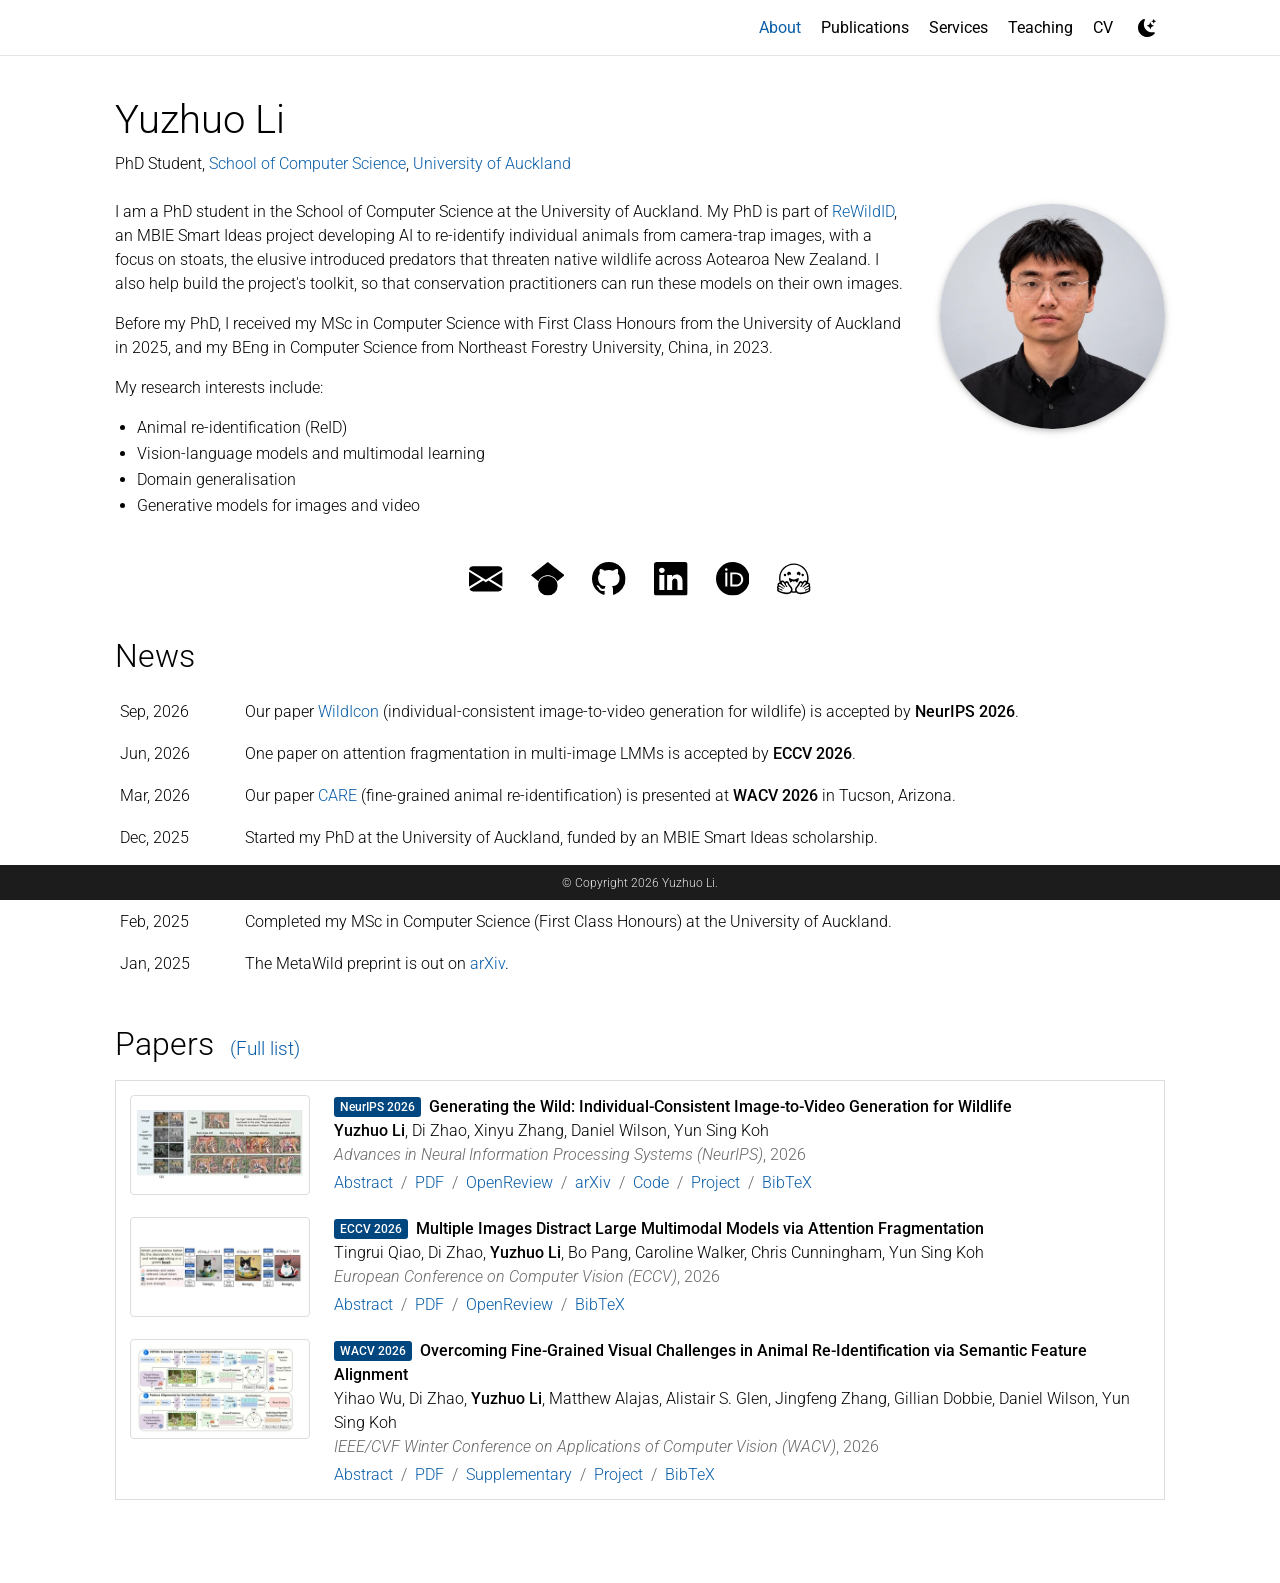
<file: index.html>
<!doctype html>
<html lang="en">
<head>
  <meta charset="utf-8">
  <meta name="viewport" content="width=device-width, initial-scale=1">
  <title>Yuzhuo Li | University of Auckland</title>
  <meta name="description" content="Yuzhuo Li is a PhD student at the University of Auckland working on animal re-identification from camera-trap images, vision-language models and multimodal learning.">
  <link rel="canonical" href="https://jim-lyz1024.github.io/">
  <meta name="google-site-verification" content="YSERvKJzJNv6llG3-OMpQzyfbQZIWYmR9jrRzouKh5U">
  <meta property="og:type" content="profile">
  <meta property="og:title" content="Yuzhuo Li">
  <meta property="og:description" content="PhD student at the University of Auckland. Animal re-identification, vision-language models, multimodal learning.">
  <meta property="og:url" content="https://jim-lyz1024.github.io/">
  <meta property="og:image" content="https://jim-lyz1024.github.io/assets/img/profile.jpg">
  <meta name="twitter:card" content="summary">
  <link rel="icon" href="/assets/img/favicon.svg" type="image/svg+xml">
  <link rel="apple-touch-icon" href="/assets/img/apple-touch-icon.png">
  <link rel="preconnect" href="https://fonts.googleapis.com">
  <link rel="preconnect" href="https://fonts.gstatic.com" crossorigin>
  <link rel="stylesheet" href="https://fonts.googleapis.com/css2?family=Roboto:ital,wght@0,300;0,400;0,500;0,700;1,300&display=swap">
  <link rel="stylesheet" href="/assets/css/style.css">
  <noscript><style>.abstract[hidden], .bibtex[hidden] { display: block; } .pub-links li:has(.link-btn), .copy { display: none; } .pub-links li:has(+ li .link-btn)::after { content: none; }</style></noscript>
  <script>
    // Apply the saved theme (or the system one) before the page paints.
    (function () {
      var t = null;
      try { t = localStorage.getItem('theme'); } catch (e) {}
      if (t !== 'light' && t !== 'dark') t = matchMedia('(prefers-color-scheme: dark)').matches ? 'dark' : 'light';
      document.documentElement.setAttribute('data-theme', t);
    })();
  </script>
  <script type="application/ld+json">
  {
    "@context": "https://schema.org",
    "@type": "Person",
    "name": "Yuzhuo Li",
    "jobTitle": "PhD student",
    "affiliation": { "@type": "CollegeOrUniversity", "name": "University of Auckland" },
    "url": "https://jim-lyz1024.github.io/",
    "image": "https://jim-lyz1024.github.io/assets/img/profile.jpg",
    "sameAs": [
      "https://scholar.google.com/citations?user=V6u7JMUAAAAJ",
      "https://github.com/Jim-lyz1024",
      "https://orcid.org/0009-0006-8252-6744",
      "https://www.linkedin.com/in/yuzhuo-li/",
      "https://huggingface.co/lucas0927"
    ]
  }
  </script>
</head>
<body>
  <header class="navbar">
    <div class="container">
      <span class="brand" aria-hidden="true"></span>
      <nav class="nav-links" id="nav-links" aria-label="Main">
        <a href="/" aria-current="page">About</a>
        <a href="/publications/">Publications</a>
        <a href="/services/">Services</a>
        <a href="/teaching/">Teaching</a>
        <a href="/cv/">CV</a>
        <button class="icon-btn theme-toggle" type="button" aria-label="Toggle dark mode" title="Toggle dark mode">
          <svg class="icon icon-moon" aria-hidden="true"><use href="/assets/icons.svg#i-moon"/></svg>
          <svg class="icon icon-sun" aria-hidden="true"><use href="/assets/icons.svg#i-sun"/></svg>
        </button>
      </nav>
      <button class="icon-btn nav-toggle" type="button" aria-label="Open menu" aria-expanded="false" aria-controls="nav-links">
        <svg class="icon" aria-hidden="true"><use href="/assets/icons.svg#i-menu"/></svg>
      </button>
    </div>
  </header>

  <main class="container">
    <header class="post-header">
      <h1 class="post-title">Yuzhuo Li</h1>
      <p class="desc">PhD Student, <a href="https://www.auckland.ac.nz/en/science/about-the-faculty/school-of-computer-science.html">School of Computer Science</a>, <a href="https://www.auckland.ac.nz/">University of Auckland</a></p>
    </header>

    <div class="clearfix">
      <div class="profile">
        <picture>
          <source srcset="/assets/img/profile.webp" type="image/webp">
          <img src="/assets/img/profile.jpg" width="640" height="640" alt="Yuzhuo Li" fetchpriority="high">
        </picture>
      </div>

      <div class="bio">
        <p>I am a PhD student in the School of Computer Science at the University of Auckland. My PhD is part of <a href="https://www.rewildid.auckland.ac.nz/">ReWildID</a>, an MBIE Smart Ideas project developing AI to re-identify individual animals from camera-trap images, with a focus on stoats, the elusive introduced predators that threaten native wildlife across Aotearoa New Zealand. I also help build the project's toolkit, so that conservation practitioners can run these models on their own images.</p>
        <p>Before my PhD, I received my MSc in Computer Science with First Class Honours from the University of Auckland in 2025, and my BEng in Computer Science from Northeast Forestry University, China, in 2023.</p>
        <p>My research interests include:</p>
        <ul>
          <li>Animal re-identification (ReID)</li>
          <li>Vision-language models and multimodal learning</li>
          <li>Domain generalisation</li>
          <li>Generative models for images and video</li>
        </ul>
      </div>
    </div>

    <ul class="social">
      <li><a href="&#109;&#97;&#105;&#108;&#116;&#111;&#58;&#121;&#105;&#108;&#55;&#48;&#56;&#64;&#97;&#117;&#99;&#107;&#108;&#97;&#110;&#100;&#117;&#110;&#105;&#46;&#97;&#99;&#46;&#110;&#122;" title="Email"><svg class="icon" aria-hidden="true"><use href="/assets/icons.svg#i-mail"/></svg><span class="sr-only">Email</span></a></li>
      <li><a href="https://scholar.google.com/citations?user=V6u7JMUAAAAJ" title="Google Scholar"><svg class="icon" aria-hidden="true"><use href="/assets/icons.svg#i-scholar"/></svg><span class="sr-only">Google Scholar</span></a></li>
      <li><a href="https://github.com/Jim-lyz1024" title="GitHub"><svg class="icon" aria-hidden="true"><use href="/assets/icons.svg#i-github"/></svg><span class="sr-only">GitHub</span></a></li>
      <li><a href="https://www.linkedin.com/in/yuzhuo-li/" title="LinkedIn"><svg class="icon" aria-hidden="true"><use href="/assets/icons.svg#i-linkedin"/></svg><span class="sr-only">LinkedIn</span></a></li>
      <li><a href="https://orcid.org/0009-0006-8252-6744" title="ORCID"><svg class="icon" aria-hidden="true"><use href="/assets/icons.svg#i-orcid"/></svg><span class="sr-only">ORCID</span></a></li>
      <li><a href="https://huggingface.co/lucas0927" title="Hugging Face"><svg class="icon" aria-hidden="true"><use href="/assets/icons.svg#i-hf"/></svg><span class="sr-only">Hugging Face</span></a></li>
    </ul>

    <!-- News: newest first. To add one, copy a <tr>. -->
    <section class="news" aria-labelledby="news-title">
      <h2 id="news-title">News</h2>
      <div class="scroll-box news-box" tabindex="0" role="region" aria-label="News">
        <table>
          <tbody>
            <tr><th scope="row">Sep, 2026</th><td>Our paper <a href="/publications/#neurips26">WildIcon</a> (individual-consistent image-to-video generation for wildlife) is accepted by <strong>NeurIPS 2026</strong>.</td></tr>
            <tr><th scope="row">Jun, 2026</th><td>One paper on attention fragmentation in multi-image LMMs is accepted by <strong>ECCV 2026</strong>.</td></tr>
            <tr><th scope="row">Mar, 2026</th><td>Our paper <a href="/publications/#wacv26">CARE</a> (fine-grained animal re-identification) is presented at <strong>WACV 2026</strong> in Tucson, Arizona.</td></tr>
            <tr><th scope="row">Dec, 2025</th><td>Started my PhD at the University of Auckland, funded by an MBIE Smart Ideas scholarship.</td></tr>
            <tr><th scope="row">Jul, 2025</th><td><a href="/publications/#metawild">MetaWild</a> is accepted by <strong>ACM MM 2025</strong>.</td></tr>
            <tr><th scope="row">Feb, 2025</th><td>Completed my MSc in Computer Science (First Class Honours) at the University of Auckland.</td></tr>
            <tr><th scope="row">Jan, 2025</th><td>The MetaWild preprint is out on <a href="https://arxiv.org/abs/2501.13368">arXiv</a>.</td></tr>
          </tbody>
        </table>
      </div>
    </section>

    <!-- Papers: the same entries as /publications/ (keep both in sync). -->
    <section class="papers" aria-labelledby="papers-title">
      <h2 id="papers-title"><a href="/publications/">Papers</a> <a class="full-list" href="/publications/">(Full list)</a></h2>
      <div class="scroll-box papers-box" tabindex="0" role="region" aria-label="Papers">
        <ol class="pubs">
          <li class="pub" id="neurips26">
            <a class="pub-fig" href="/assets/img/pubs/neurips26.webp"><img src="/assets/img/pubs/neurips26-thumb.webp" width="360" height="150" alt="Figure 1 of the NeurIPS 2026 paper" loading="lazy"></a>
            <div class="pub-body">
              <div class="pub-title"><span class="venue-tag">NeurIPS 2026</span>Generating the Wild: Individual-Consistent Image-to-Video Generation for Wildlife</div>
              <div class="pub-authors"><strong class="me">Yuzhuo Li</strong>, Di Zhao, Xinyu Zhang, Daniel Wilson, Yun Sing Koh</div>
              <div class="pub-venue"><em>Advances in Neural Information Processing Systems (NeurIPS)</em>, 2026</div>
              <ul class="pub-links">
                <li><button class="link-btn" type="button" data-panel="abs-neurips26" aria-expanded="false">Abstract</button></li>
                <li><a href="https://openreview.net/pdf?id=Twfrs5sTBH">PDF</a></li>
                <li><a href="https://openreview.net/forum?id=Twfrs5sTBH">OpenReview</a></li>
                <li><a href="https://arxiv.org/abs/2610.05587">arXiv</a></li>
                <li><a href="https://github.com/ML-4-SocialGood/WildIcon">Code</a></li>
                <li><a href="https://ml-4-socialgood.github.io/WildIcon/">Project</a></li>
                <li><button class="link-btn" type="button" data-panel="bib-neurips26" aria-expanded="false">BibTeX</button></li>
              </ul>
              <div class="abstract" id="abs-neurips26" hidden><p>Individual-level wildlife identification often suffers from data scarcity, as varying observations of the same animal under diverse poses, viewpoints, and motions are rarely available. Image-to-video (I2V) generation offers a promising way to mitigate this limitation by synthesizing additional observations from a single reference image. However, existing I2V models mainly emphasize global layout, semantics, and motion, and therefore often fail to preserve fine-grained local appearance cues that distinguish one wildlife individual from another, such as fur texture, stripe boundaries, spot configurations, and contour transitions. We observe that these identity-critical cues are closely related to high-frequency information. To address this challenge, we propose WildIcon, a high-frequency-guided I2V framework for wildlife individual consistency. Specifically, WildIcon introduces a frequency-aware identity encoding branch that extracts individual-specific high-frequency cues from the reference image. Combined with isolated foreground information, the resulting identity tokens are then injected into cross-attention blocks as identity conditioning. Building on a frozen backbone with lightweight identity adaptation, WildIcon preserves fine-grained identity cues visible in the reference image while retaining the motion controllability and semantic fidelity of the base I2V model. In addition, to support the training and evaluation of wildlife individual-consistent I2V, we construct WildlifeVid, a wildlife-centric video dataset with high-quality, temporally coherent clips and individual-level identity labels. Experiments on I2V generation and downstream animal re-identification (ReID) show that WildIcon achieves stronger individual consistency than existing baselines, and that its filtered outputs can serve as useful candidate training augmentations for downstream ReID.</p></div>
              <div class="bibtex" id="bib-neurips26" hidden>
<pre>@article{li2026generating,
  title   = {Generating the Wild: Individual-Consistent Image-to-Video Generation for Wildlife},
  author  = {Li, Yuzhuo and Zhao, Di and Zhang, Xinyu and Wilson, Daniel and Koh, Yun Sing},
  journal = {arXiv preprint arXiv:2610.05587},
  year    = {2026}
}</pre>
                <button class="copy" type="button">Copy</button>
              </div>
            </div>
          </li>

          <li class="pub" id="eccv26">
            <a class="pub-fig" href="/assets/img/pubs/eccv26.webp"><img src="/assets/img/pubs/eccv26-thumb.webp" width="360" height="92" alt="Figure 1 of the ECCV 2026 paper" loading="lazy"></a>
            <div class="pub-body">
              <div class="pub-title"><span class="venue-tag">ECCV 2026</span>Multiple Images Distract Large Multimodal Models via Attention Fragmentation</div>
              <div class="pub-authors">Tingrui Qiao, Di Zhao, <strong class="me">Yuzhuo Li</strong>, Bo Pang, Caroline Walker, Chris Cunningham, Yun Sing Koh</div>
              <div class="pub-venue"><em>European Conference on Computer Vision (ECCV)</em>, 2026</div>
              <ul class="pub-links">
                <li><button class="link-btn" type="button" data-panel="abs-eccv26" aria-expanded="false">Abstract</button></li>
                <li><a href="https://openreview.net/pdf?id=KFzVh70GhN">PDF</a></li>
                <li><a href="https://openreview.net/forum?id=KFzVh70GhN">OpenReview</a></li>
                <li><button class="link-btn" type="button" data-panel="bib-eccv26" aria-expanded="false">BibTeX</button></li>
              </ul>
              <div class="abstract" id="abs-eccv26" hidden><p>While many tasks require reasoning across multiple images, open-source Large Multimodal Models (LMMs) remain unreliable in these settings. We analyze multi-image LMMs and identify a phenomenon we term attention fragmentation: in each image, tokens at similar background locations act as attention sinks, absorbing disproportionate attention. Causal masking further skews this effect, as earlier images accumulate more sink attention than later images. Using an entropy score over per-image attention, we find that visual focus remains highly dispersed across images rather than isolating key evidence. By applying Pinsker's inequality, we establish a theoretical bound showing that this high-entropy dispersion, combined with stronger early-image sinks, strictly reduces the usable non-sink attention available to earlier images, providing a mechanistic link to image order sensitivity. Motivated by this diagnosis, we propose Attention Remasking (AR), a post-training edit that blocks sink keys and opens a sparse set of cross-image links, routing the recovered attention to task-relevant tokens. AR improves accuracy and reduces order sensitivity across multi-image benchmarks, narrowing the gap between open-source LMMs and leading commercial models.</p></div>
              <div class="bibtex" id="bib-eccv26" hidden>
<pre>@inproceedings{qiao2026multiple,
  title     = {Multiple Images Distract Large Multimodal Models via Attention Fragmentation},
  author    = {Qiao, Tingrui and Zhao, Di and Li, Yuzhuo and Pang, Bo and Walker, Caroline and Cunningham, Chris and Koh, Yun Sing},
  booktitle = {European Conference on Computer Vision (ECCV)},
  pages     = {361--379},
  publisher = {Springer Nature Switzerland},
  year      = {2026}
}</pre>
                <button class="copy" type="button">Copy</button>
              </div>
            </div>
          </li>

          <li class="pub" id="wacv26">
            <a class="pub-fig" href="/assets/img/pubs/wacv26.webp"><img src="/assets/img/pubs/wacv26-thumb.webp" width="360" height="192" alt="Overview of the CARE framework" loading="lazy"></a>
            <div class="pub-body">
              <div class="pub-title"><span class="venue-tag">WACV 2026</span>Overcoming Fine-Grained Visual Challenges in Animal Re-Identification via Semantic Feature Alignment</div>
              <div class="pub-authors">Yihao Wu, Di Zhao, <strong class="me">Yuzhuo Li</strong>, Matthew Alajas, Alistair S. Glen, Jingfeng Zhang, Gillian Dobbie, Daniel Wilson, Yun Sing Koh</div>
              <div class="pub-venue"><em>IEEE/CVF Winter Conference on Applications of Computer Vision (WACV)</em>, 2026</div>
              <ul class="pub-links">
                <li><button class="link-btn" type="button" data-panel="abs-wacv26" aria-expanded="false">Abstract</button></li>
                <li><a href="https://openaccess.thecvf.com/content/WACV2026/papers/Wu_Overcoming_Fine-Grained_Visual_Challenges_in_Animal_Re-Identification_via_Semantic_Feature_WACV_2026_paper.pdf">PDF</a></li>
                <li><a href="https://openaccess.thecvf.com/content/WACV2026/supplemental/Wu_Overcoming_Fine-Grained_Visual_WACV_2026_supplemental.pdf">Supplementary</a></li>
                <li><a href="https://ml4sg.auckland.ac.nz/animal-re-identification-model/">Project</a></li>
                <li><button class="link-btn" type="button" data-panel="bib-wacv26" aria-expanded="false">BibTeX</button></li>
              </ul>
              <div class="abstract" id="abs-wacv26" hidden><p>Identifying individual animals at different points in space and time is vital for effective wildlife monitoring and biodiversity conservation. While existing computer vision methods have shown promise in re-identifying animals, their capability in Animal Re-Identification (Animal ReID) remains restricted by the inherent visual variations, specifically high intra- and low inter-identity variations. High intra-identity variations refer to high visual diversity within the same individual due to pose or form changes and occlusions, and low inter-identity variations refer to subtle visual differences between distinct individuals due to fine-grained appearances. To address these challenges, we propose the Clip-based Animal RE-identification (CARE) framework, which leverages the image-conditioned textual description generation and individual-level semantic feature alignment, mitigating the negative impacts of visual variations in Animal ReID. Crucially, we have packaged CARE into a stand-alone toolkit and piloted it with stakeholders, facilitating real-world wildlife monitoring for biodiversity conservation. Extensive experiments on benchmark and in-the-wild datasets further demonstrate that CARE consistently outperforms state-of-the-art methods, validating its effectiveness in Animal ReID.</p></div>
              <div class="bibtex" id="bib-wacv26" hidden>
<pre>@inproceedings{Wu_2026_WACV,
  title     = {Overcoming Fine-Grained Visual Challenges in Animal Re-Identification via Semantic Feature Alignment},
  author    = {Wu, Yihao and Zhao, Di and Li, Yuzhuo and Alajas, Matthew and Glen, Alistair S. and Zhang, Jingfeng and Dobbie, Gillian and Wilson, Daniel and Koh, Yun Sing},
  booktitle = {Proceedings of the IEEE/CVF Winter Conference on Applications of Computer Vision (WACV)},
  month     = {March},
  pages     = {371--381},
  year      = {2026}
}</pre>
                <button class="copy" type="button">Copy</button>
              </div>
            </div>
          </li>

          <li class="pub" id="metawild">
            <a class="pub-fig" href="/assets/img/pubs/metawild.webp"><img src="/assets/img/pubs/metawild-thumb.webp" width="360" height="138" alt="The Meta-Feature Adapter from MetaWild" loading="lazy"></a>
            <div class="pub-body">
              <div class="pub-title"><span class="venue-tag">ACM MM 2025</span>MetaWild: A Multimodal Dataset for Animal Re-Identification with Environmental Metadata</div>
              <div class="pub-authors"><strong class="me">Yuzhuo Li</strong>*, Di Zhao*, Tingrui Qiao, Yihao Wu, Bo Pang, Yun Sing Koh</div>
              <div class="pub-venue"><em>ACM International Conference on Multimedia (ACM MM)</em>, 2025</div>
              <ul class="pub-links">
                <li><button class="link-btn" type="button" data-panel="abs-metawild" aria-expanded="false">Abstract</button></li>
                <li><a href="https://doi.org/10.1145/3746027.3758249">Paper</a></li>
                <li><a href="https://arxiv.org/abs/2501.13368">arXiv</a></li>
                <li><a href="https://github.com/Jim-lyz1024/MetaWild">Code</a></li>
                <li><a href="https://huggingface.co/datasets/lucas0927/MetaWild">Dataset</a></li>
                <li><a href="https://jim-lyz1024.github.io/MetaWild/">Project</a></li>
                <li><button class="link-btn" type="button" data-panel="bib-metawild" aria-expanded="false">BibTeX</button></li>
              </ul>
              <div class="abstract" id="abs-metawild" hidden><p>Identifying individual animals within large wildlife populations is essential for effective wildlife monitoring and conservation efforts. Recent advancements in computer vision have shown promise in animal re-identification (Animal ReID) by leveraging data from camera traps. However, existing Animal ReID datasets rely exclusively on visual data, overlooking environmental metadata that ecologists have identified as highly correlated with animal behavior and identity, such as temperature and circadian rhythms. Moreover, the emergence of multimodal models capable of jointly processing visual and textual data presents new opportunities for Animal ReID, but existing datasets fail to leverage these models' text-processing capabilities, limiting their full potential. Additionally, to facilitate the use of metadata in existing ReID methods, we propose the Meta-Feature Adapter (MFA), a lightweight module that can be incorporated into existing vision-language model (VLM)-based Animal ReID methods, allowing ReID models to leverage both environmental metadata and visual information to improve ReID performance. Experiments on MetaWild show that combining baseline ReID models with MFA to incorporate metadata consistently improves performance compared to using visual information alone, validating the effectiveness of incorporating metadata in re-identification. We hope that our proposed dataset can inspire further exploration of multimodal approaches for Animal ReID.</p></div>
              <div class="bibtex" id="bib-metawild" hidden>
<pre>@inproceedings{li2025metawild,
  title     = {MetaWild: A Multimodal Dataset for Animal Re-Identification with Environmental Metadata},
  author    = {Li, Yuzhuo and Zhao, Di and Qiao, Tingrui and Wu, Yihao and Pang, Bo and Koh, Yun Sing},
  booktitle = {Proceedings of the 33rd ACM International Conference on Multimedia},
  pages     = {13009--13015},
  year      = {2025}
}</pre>
                <button class="copy" type="button">Copy</button>
              </div>
            </div>
          </li>

          <li class="pub" id="thesis">
            <a class="pub-fig" href="/assets/img/pubs/thesis.webp"><img src="/assets/img/pubs/thesis-thumb.webp" width="360" height="124" alt="Framework diagram from the MSc thesis" loading="lazy"></a>
            <div class="pub-body">
              <div class="pub-title"><span class="venue-tag">MSc Thesis</span>Improving Domain Generalisation with Vision-Language Integration</div>
              <div class="pub-authors"><strong class="me">Yuzhuo Li</strong></div>
              <div class="pub-venue"><em>MSc Thesis, The University of Auckland</em>, 2025</div>
              <ul class="pub-links">
                <li><button class="link-btn" type="button" data-panel="bib-thesis" aria-expanded="false">BibTeX</button></li>
              </ul>
              <div class="bibtex" id="bib-thesis" hidden>
<pre>@mastersthesis{li2025improving,
  title  = {Improving Domain Generalisation with Vision-Language Integration},
  author = {Li, Yuzhuo},
  school = {The University of Auckland},
  year   = {2025}
}</pre>
                <button class="copy" type="button">Copy</button>
              </div>
            </div>
          </li>
        </ol>
      </div>
    </section>
  </main>

  <footer class="footer">
    <div class="container">&copy; Copyright 2026 Yuzhuo Li.</div>
  </footer>

  <script src="/assets/js/main.js" defer></script>
</body>
</html>
</file>
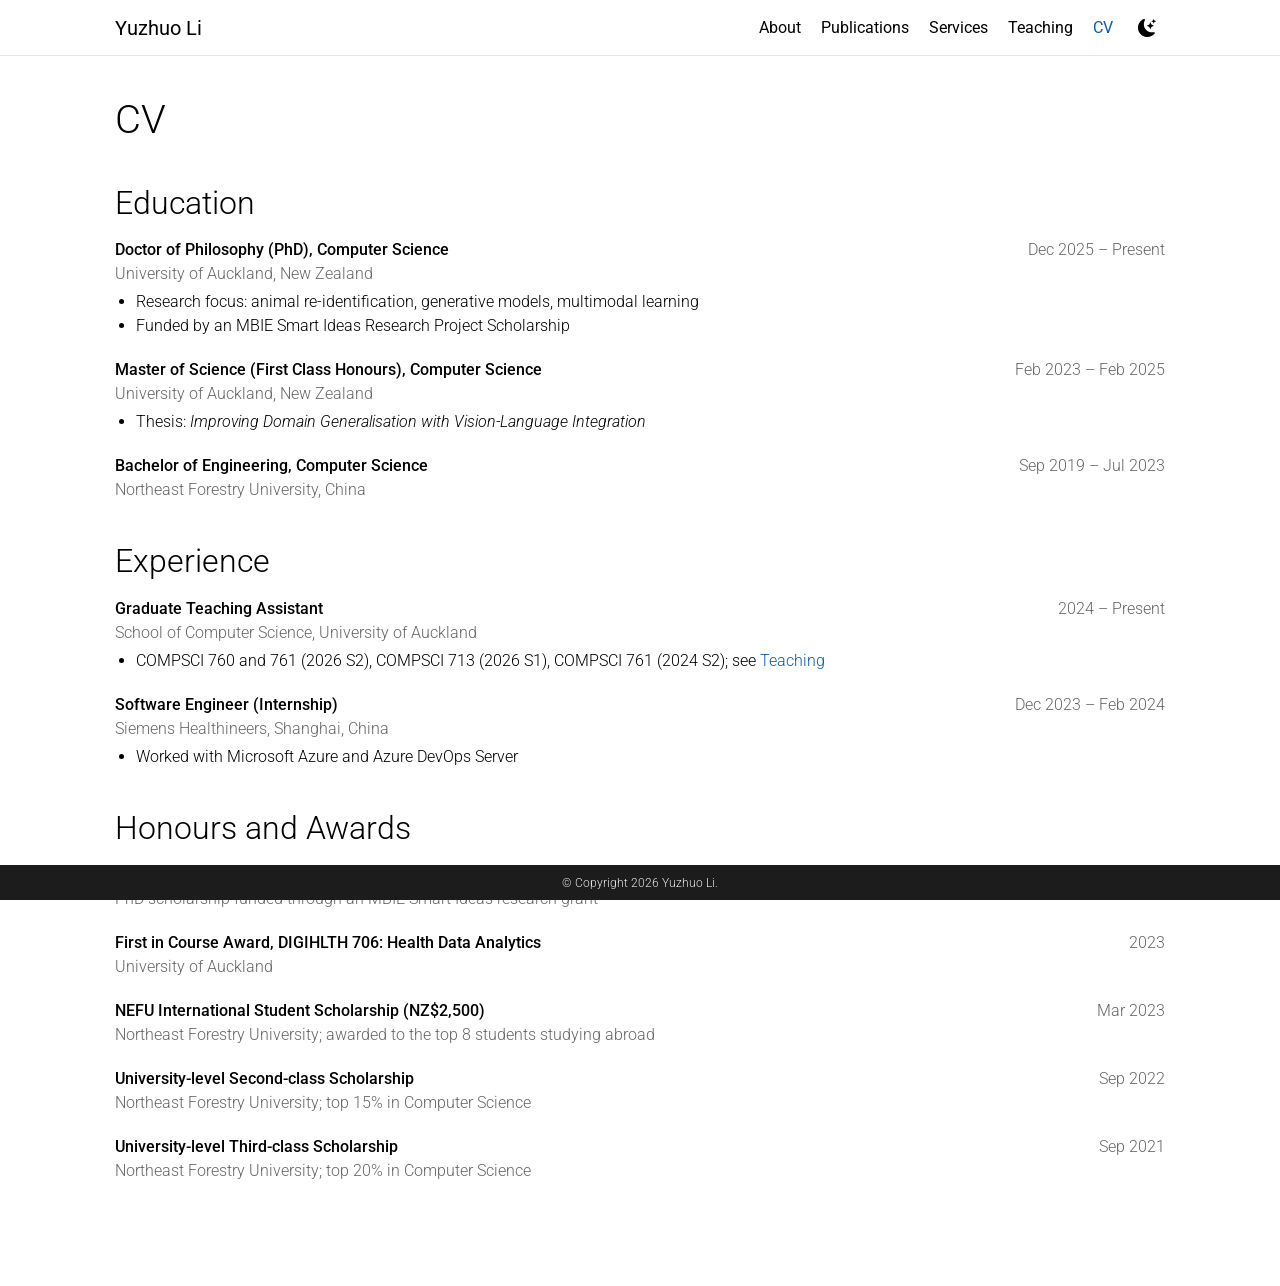
<file: cv/index.html>
<!doctype html>
<html lang="en">
<head>
  <meta charset="utf-8">
  <meta name="viewport" content="width=device-width, initial-scale=1">
  <title>CV | Yuzhuo Li</title>
  <meta name="description" content="Curriculum vitae of Yuzhuo Li: education, experience, honours and awards.">
  <link rel="canonical" href="https://jim-lyz1024.github.io/cv/">
  <link rel="icon" href="/assets/img/favicon.svg" type="image/svg+xml">
  <link rel="apple-touch-icon" href="/assets/img/apple-touch-icon.png">
  <link rel="preconnect" href="https://fonts.googleapis.com">
  <link rel="preconnect" href="https://fonts.gstatic.com" crossorigin>
  <link rel="stylesheet" href="https://fonts.googleapis.com/css2?family=Roboto:ital,wght@0,300;0,400;0,500;0,700;1,300&display=swap">
  <link rel="stylesheet" href="/assets/css/style.css">
  <script>
    (function () {
      var t = null;
      try { t = localStorage.getItem('theme'); } catch (e) {}
      if (t !== 'light' && t !== 'dark') t = matchMedia('(prefers-color-scheme: dark)').matches ? 'dark' : 'light';
      document.documentElement.setAttribute('data-theme', t);
    })();
  </script>
</head>
<body>
  <header class="navbar">
    <div class="container">
      <a class="brand" href="/">Yuzhuo Li</a>
      <nav class="nav-links" id="nav-links" aria-label="Main">
        <a href="/">About</a>
        <a href="/publications/">Publications</a>
        <a href="/services/">Services</a>
        <a href="/teaching/">Teaching</a>
        <a href="/cv/" aria-current="page">CV</a>
        <button class="icon-btn theme-toggle" type="button" aria-label="Toggle dark mode" title="Toggle dark mode">
          <svg class="icon icon-moon" aria-hidden="true"><use href="/assets/icons.svg#i-moon"/></svg>
          <svg class="icon icon-sun" aria-hidden="true"><use href="/assets/icons.svg#i-sun"/></svg>
        </button>
      </nav>
      <button class="icon-btn nav-toggle" type="button" aria-label="Open menu" aria-expanded="false" aria-controls="nav-links">
        <svg class="icon" aria-hidden="true"><use href="/assets/icons.svg#i-menu"/></svg>
      </button>
    </div>
  </header>

  <main class="container">
    <header class="post-header">
      <h1 class="post-title">CV</h1>
    </header>

    <h2>Education</h2>
    <div class="cv-item">
      <div class="cv-head"><span class="cv-title">Doctor of Philosophy (PhD), Computer Science</span><span class="cv-date">Dec 2025 – Present</span></div>
      <div class="cv-sub">University of Auckland, New Zealand</div>
      <ul>
        <li>Research focus: animal re-identification, generative models, multimodal learning</li>
        <li>Funded by an MBIE Smart Ideas Research Project Scholarship</li>
      </ul>
    </div>
    <div class="cv-item">
      <div class="cv-head"><span class="cv-title">Master of Science (First Class Honours), Computer Science</span><span class="cv-date">Feb 2023 – Feb 2025</span></div>
      <div class="cv-sub">University of Auckland, New Zealand</div>
      <ul>
        <li>Thesis: <em>Improving Domain Generalisation with Vision-Language Integration</em></li>
      </ul>
    </div>
    <div class="cv-item">
      <div class="cv-head"><span class="cv-title">Bachelor of Engineering, Computer Science</span><span class="cv-date">Sep 2019 – Jul 2023</span></div>
      <div class="cv-sub">Northeast Forestry University, China</div>
    </div>

    <h2>Experience</h2>
    <div class="cv-item">
      <div class="cv-head"><span class="cv-title">Graduate Teaching Assistant</span><span class="cv-date">2024 – Present</span></div>
      <div class="cv-sub">School of Computer Science, University of Auckland</div>
      <ul>
        <li>COMPSCI 760 and 761 (2026 S2), COMPSCI 713 (2026 S1), COMPSCI 761 (2024 S2); see <a href="/teaching/">Teaching</a></li>
      </ul>
    </div>
    <div class="cv-item">
      <div class="cv-head"><span class="cv-title">Software Engineer (Internship)</span><span class="cv-date">Dec 2023 – Feb 2024</span></div>
      <div class="cv-sub">Siemens Healthineers, Shanghai, China</div>
      <ul>
        <li>Worked with Microsoft Azure and Azure DevOps Server</li>
      </ul>
    </div>

    <h2>Honours and Awards</h2>
    <div class="cv-item">
      <div class="cv-head"><span class="cv-title">MBIE Smart Ideas Research Project Scholarship</span><span class="cv-date">Dec 2025 – Present</span></div>
      <div class="cv-sub">PhD scholarship funded through an MBIE Smart Ideas research grant</div>
    </div>
    <div class="cv-item">
      <div class="cv-head"><span class="cv-title">First in Course Award, DIGIHLTH 706: Health Data Analytics</span><span class="cv-date">2023</span></div>
      <div class="cv-sub">University of Auckland</div>
    </div>
    <div class="cv-item">
      <div class="cv-head"><span class="cv-title">NEFU International Student Scholarship (NZ$2,500)</span><span class="cv-date">Mar 2023</span></div>
      <div class="cv-sub">Northeast Forestry University; awarded to the top 8 students studying abroad</div>
    </div>
    <div class="cv-item">
      <div class="cv-head"><span class="cv-title">University-level Second-class Scholarship</span><span class="cv-date">Sep 2022</span></div>
      <div class="cv-sub">Northeast Forestry University; top 15% in Computer Science</div>
    </div>
    <div class="cv-item">
      <div class="cv-head"><span class="cv-title">University-level Third-class Scholarship</span><span class="cv-date">Sep 2021</span></div>
      <div class="cv-sub">Northeast Forestry University; top 20% in Computer Science</div>
    </div>
  </main>

  <footer class="footer">
    <div class="container">&copy; Copyright 2026 Yuzhuo Li.</div>
  </footer>

  <script src="/assets/js/main.js" defer></script>
</body>
</html>
</file>
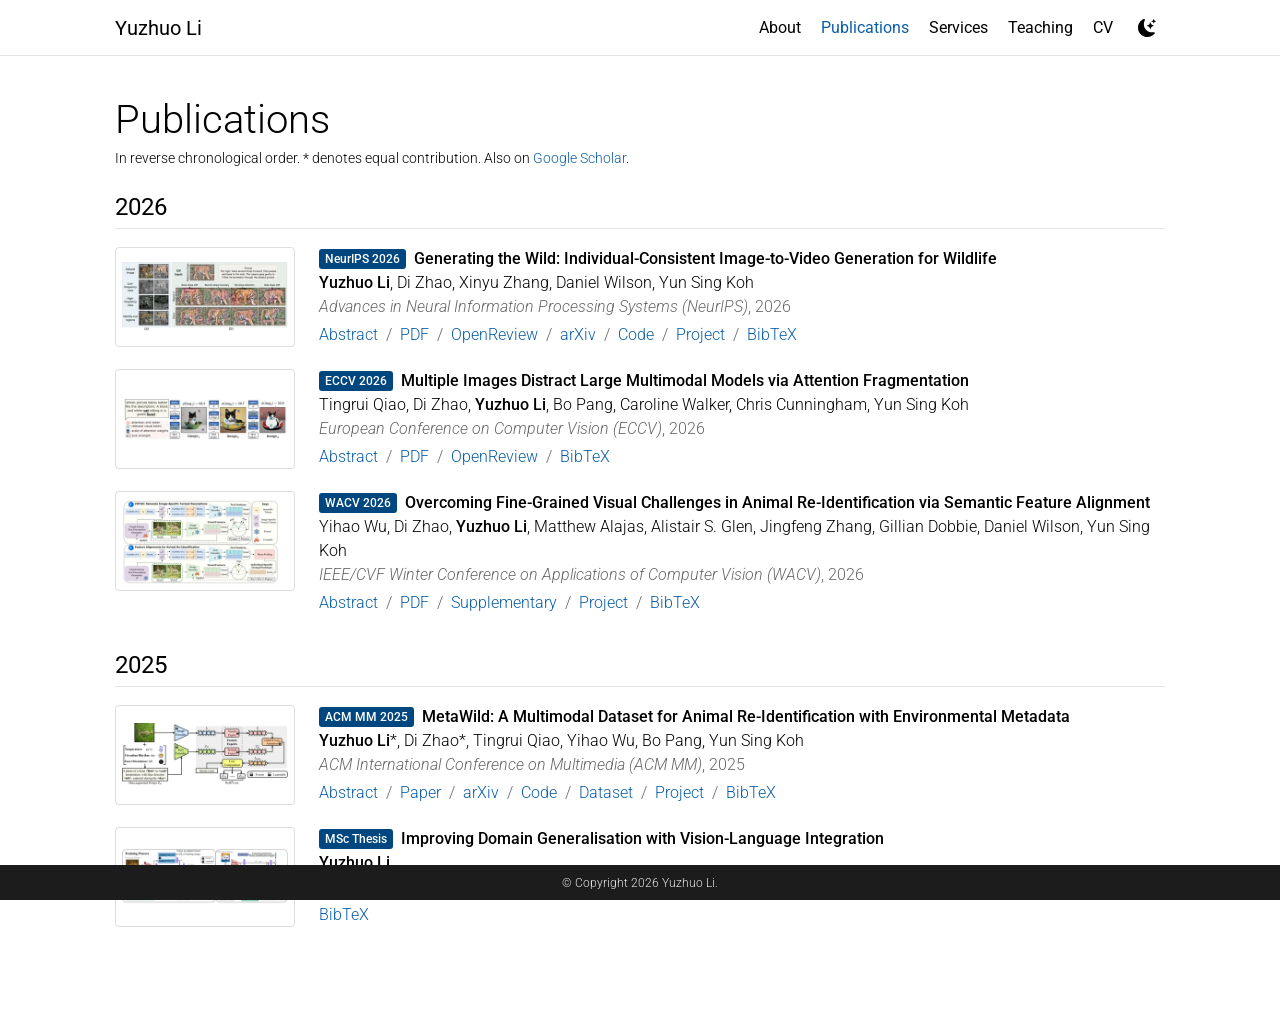
<file: publications/index.html>
<!doctype html>
<html lang="en">
<head>
  <meta charset="utf-8">
  <meta name="viewport" content="width=device-width, initial-scale=1">
  <title>Publications | Yuzhuo Li</title>
  <meta name="description" content="Publications by Yuzhuo Li: animal re-identification, multimodal learning and vision-language models.">
  <link rel="canonical" href="https://jim-lyz1024.github.io/publications/">
  <link rel="icon" href="/assets/img/favicon.svg" type="image/svg+xml">
  <link rel="apple-touch-icon" href="/assets/img/apple-touch-icon.png">
  <link rel="preconnect" href="https://fonts.googleapis.com">
  <link rel="preconnect" href="https://fonts.gstatic.com" crossorigin>
  <link rel="stylesheet" href="https://fonts.googleapis.com/css2?family=Roboto:ital,wght@0,300;0,400;0,500;0,700;1,300&display=swap">
  <link rel="stylesheet" href="/assets/css/style.css">
  <noscript><style>.abstract[hidden], .bibtex[hidden] { display: block; } .pub-links li:has(.link-btn), .copy { display: none; } .pub-links li:has(+ li .link-btn)::after { content: none; }</style></noscript>
  <script>
    (function () {
      var t = null;
      try { t = localStorage.getItem('theme'); } catch (e) {}
      if (t !== 'light' && t !== 'dark') t = matchMedia('(prefers-color-scheme: dark)').matches ? 'dark' : 'light';
      document.documentElement.setAttribute('data-theme', t);
    })();
  </script>
</head>
<body>
  <header class="navbar">
    <div class="container">
      <a class="brand" href="/">Yuzhuo Li</a>
      <nav class="nav-links" id="nav-links" aria-label="Main">
        <a href="/">About</a>
        <a href="/publications/" aria-current="page">Publications</a>
        <a href="/services/">Services</a>
        <a href="/teaching/">Teaching</a>
        <a href="/cv/">CV</a>
        <button class="icon-btn theme-toggle" type="button" aria-label="Toggle dark mode" title="Toggle dark mode">
          <svg class="icon icon-moon" aria-hidden="true"><use href="/assets/icons.svg#i-moon"/></svg>
          <svg class="icon icon-sun" aria-hidden="true"><use href="/assets/icons.svg#i-sun"/></svg>
        </button>
      </nav>
      <button class="icon-btn nav-toggle" type="button" aria-label="Open menu" aria-expanded="false" aria-controls="nav-links">
        <svg class="icon" aria-hidden="true"><use href="/assets/icons.svg#i-menu"/></svg>
      </button>
    </div>
  </header>

  <main class="container">
    <header class="post-header">
      <h1 class="post-title">Publications</h1>
      <p class="post-description">In reverse chronological order. * denotes equal contribution. Also on <a href="https://scholar.google.com/citations?user=V6u7JMUAAAAJ">Google Scholar</a>.</p>
    </header>

    <!-- Newest year first. To add a paper, copy a whole <li> and give its ids a new suffix. -->
    <h2 class="year">2026</h2>
    <ol class="pubs">
      <li class="pub" id="neurips26">
        <a class="pub-fig" href="/assets/img/pubs/neurips26.webp"><img src="/assets/img/pubs/neurips26-thumb.webp" width="360" height="150" alt="Figure 1 of the NeurIPS 2026 paper" loading="lazy"></a>
        <div class="pub-body">
          <div class="pub-title"><span class="venue-tag">NeurIPS 2026</span>Generating the Wild: Individual-Consistent Image-to-Video Generation for Wildlife</div>
          <div class="pub-authors"><strong class="me">Yuzhuo Li</strong>, Di Zhao, Xinyu Zhang, Daniel Wilson, Yun Sing Koh</div>
          <div class="pub-venue"><em>Advances in Neural Information Processing Systems (NeurIPS)</em>, 2026</div>
          <ul class="pub-links">
            <li><button class="link-btn" type="button" data-panel="abs-neurips26" aria-expanded="false">Abstract</button></li>
            <li><a href="https://openreview.net/pdf?id=Twfrs5sTBH">PDF</a></li>
            <li><a href="https://openreview.net/forum?id=Twfrs5sTBH">OpenReview</a></li>
            <li><a href="https://arxiv.org/abs/2610.05587">arXiv</a></li>
            <li><a href="https://github.com/ML-4-SocialGood/WildIcon">Code</a></li>
            <li><a href="https://ml-4-socialgood.github.io/WildIcon/">Project</a></li>
            <li><button class="link-btn" type="button" data-panel="bib-neurips26" aria-expanded="false">BibTeX</button></li>
          </ul>
          <div class="abstract" id="abs-neurips26" hidden><p>Individual-level wildlife identification often suffers from data scarcity, as varying observations of the same animal under diverse poses, viewpoints, and motions are rarely available. Image-to-video (I2V) generation offers a promising way to mitigate this limitation by synthesizing additional observations from a single reference image. However, existing I2V models mainly emphasize global layout, semantics, and motion, and therefore often fail to preserve fine-grained local appearance cues that distinguish one wildlife individual from another, such as fur texture, stripe boundaries, spot configurations, and contour transitions. We observe that these identity-critical cues are closely related to high-frequency information. To address this challenge, we propose WildIcon, a high-frequency-guided I2V framework for wildlife individual consistency. Specifically, WildIcon introduces a frequency-aware identity encoding branch that extracts individual-specific high-frequency cues from the reference image. Combined with isolated foreground information, the resulting identity tokens are then injected into cross-attention blocks as identity conditioning. Building on a frozen backbone with lightweight identity adaptation, WildIcon preserves fine-grained identity cues visible in the reference image while retaining the motion controllability and semantic fidelity of the base I2V model. In addition, to support the training and evaluation of wildlife individual-consistent I2V, we construct WildlifeVid, a wildlife-centric video dataset with high-quality, temporally coherent clips and individual-level identity labels. Experiments on I2V generation and downstream animal re-identification (ReID) show that WildIcon achieves stronger individual consistency than existing baselines, and that its filtered outputs can serve as useful candidate training augmentations for downstream ReID.</p></div>
          <div class="bibtex" id="bib-neurips26" hidden>
<pre>@article{li2026generating,
  title   = {Generating the Wild: Individual-Consistent Image-to-Video Generation for Wildlife},
  author  = {Li, Yuzhuo and Zhao, Di and Zhang, Xinyu and Wilson, Daniel and Koh, Yun Sing},
  journal = {arXiv preprint arXiv:2610.05587},
  year    = {2026}
}</pre>
            <button class="copy" type="button">Copy</button>
          </div>
        </div>
      </li>

      <li class="pub" id="eccv26">
        <a class="pub-fig" href="/assets/img/pubs/eccv26.webp"><img src="/assets/img/pubs/eccv26-thumb.webp" width="360" height="92" alt="Figure 1 of the ECCV 2026 paper" loading="lazy"></a>
        <div class="pub-body">
          <div class="pub-title"><span class="venue-tag">ECCV 2026</span>Multiple Images Distract Large Multimodal Models via Attention Fragmentation</div>
          <div class="pub-authors">Tingrui Qiao, Di Zhao, <strong class="me">Yuzhuo Li</strong>, Bo Pang, Caroline Walker, Chris Cunningham, Yun Sing Koh</div>
          <div class="pub-venue"><em>European Conference on Computer Vision (ECCV)</em>, 2026</div>
          <ul class="pub-links">
            <li><button class="link-btn" type="button" data-panel="abs-eccv26" aria-expanded="false">Abstract</button></li>
            <li><a href="https://openreview.net/pdf?id=KFzVh70GhN">PDF</a></li>
            <li><a href="https://openreview.net/forum?id=KFzVh70GhN">OpenReview</a></li>
            <li><button class="link-btn" type="button" data-panel="bib-eccv26" aria-expanded="false">BibTeX</button></li>
          </ul>
          <div class="abstract" id="abs-eccv26" hidden><p>While many tasks require reasoning across multiple images, open-source Large Multimodal Models (LMMs) remain unreliable in these settings. We analyze multi-image LMMs and identify a phenomenon we term attention fragmentation: in each image, tokens at similar background locations act as attention sinks, absorbing disproportionate attention. Causal masking further skews this effect, as earlier images accumulate more sink attention than later images. Using an entropy score over per-image attention, we find that visual focus remains highly dispersed across images rather than isolating key evidence. By applying Pinsker's inequality, we establish a theoretical bound showing that this high-entropy dispersion, combined with stronger early-image sinks, strictly reduces the usable non-sink attention available to earlier images, providing a mechanistic link to image order sensitivity. Motivated by this diagnosis, we propose Attention Remasking (AR), a post-training edit that blocks sink keys and opens a sparse set of cross-image links, routing the recovered attention to task-relevant tokens. AR improves accuracy and reduces order sensitivity across multi-image benchmarks, narrowing the gap between open-source LMMs and leading commercial models.</p></div>
          <div class="bibtex" id="bib-eccv26" hidden>
<pre>@inproceedings{qiao2026multiple,
  title     = {Multiple Images Distract Large Multimodal Models via Attention Fragmentation},
  author    = {Qiao, Tingrui and Zhao, Di and Li, Yuzhuo and Pang, Bo and Walker, Caroline and Cunningham, Chris and Koh, Yun Sing},
  booktitle = {European Conference on Computer Vision (ECCV)},
  pages     = {361--379},
  publisher = {Springer Nature Switzerland},
  year      = {2026}
}</pre>
            <button class="copy" type="button">Copy</button>
          </div>
        </div>
      </li>

      <li class="pub" id="wacv26">
        <a class="pub-fig" href="/assets/img/pubs/wacv26.webp"><img src="/assets/img/pubs/wacv26-thumb.webp" width="360" height="192" alt="Overview of the CARE framework" loading="lazy"></a>
        <div class="pub-body">
          <div class="pub-title"><span class="venue-tag">WACV 2026</span>Overcoming Fine-Grained Visual Challenges in Animal Re-Identification via Semantic Feature Alignment</div>
          <div class="pub-authors">Yihao Wu, Di Zhao, <strong class="me">Yuzhuo Li</strong>, Matthew Alajas, Alistair S. Glen, Jingfeng Zhang, Gillian Dobbie, Daniel Wilson, Yun Sing Koh</div>
          <div class="pub-venue"><em>IEEE/CVF Winter Conference on Applications of Computer Vision (WACV)</em>, 2026</div>
          <ul class="pub-links">
            <li><button class="link-btn" type="button" data-panel="abs-wacv26" aria-expanded="false">Abstract</button></li>
            <li><a href="https://openaccess.thecvf.com/content/WACV2026/papers/Wu_Overcoming_Fine-Grained_Visual_Challenges_in_Animal_Re-Identification_via_Semantic_Feature_WACV_2026_paper.pdf">PDF</a></li>
            <li><a href="https://openaccess.thecvf.com/content/WACV2026/supplemental/Wu_Overcoming_Fine-Grained_Visual_WACV_2026_supplemental.pdf">Supplementary</a></li>
            <li><a href="https://ml4sg.auckland.ac.nz/animal-re-identification-model/">Project</a></li>
            <li><button class="link-btn" type="button" data-panel="bib-wacv26" aria-expanded="false">BibTeX</button></li>
          </ul>
          <div class="abstract" id="abs-wacv26" hidden><p>Identifying individual animals at different points in space and time is vital for effective wildlife monitoring and biodiversity conservation. While existing computer vision methods have shown promise in re-identifying animals, their capability in Animal Re-Identification (Animal ReID) remains restricted by the inherent visual variations, specifically high intra- and low inter-identity variations. High intra-identity variations refer to high visual diversity within the same individual due to pose or form changes and occlusions, and low inter-identity variations refer to subtle visual differences between distinct individuals due to fine-grained appearances. To address these challenges, we propose the Clip-based Animal RE-identification (CARE) framework, which leverages the image-conditioned textual description generation and individual-level semantic feature alignment, mitigating the negative impacts of visual variations in Animal ReID. Crucially, we have packaged CARE into a stand-alone toolkit and piloted it with stakeholders, facilitating real-world wildlife monitoring for biodiversity conservation. Extensive experiments on benchmark and in-the-wild datasets further demonstrate that CARE consistently outperforms state-of-the-art methods, validating its effectiveness in Animal ReID.</p></div>
          <div class="bibtex" id="bib-wacv26" hidden>
<pre>@inproceedings{Wu_2026_WACV,
  title     = {Overcoming Fine-Grained Visual Challenges in Animal Re-Identification via Semantic Feature Alignment},
  author    = {Wu, Yihao and Zhao, Di and Li, Yuzhuo and Alajas, Matthew and Glen, Alistair S. and Zhang, Jingfeng and Dobbie, Gillian and Wilson, Daniel and Koh, Yun Sing},
  booktitle = {Proceedings of the IEEE/CVF Winter Conference on Applications of Computer Vision (WACV)},
  month     = {March},
  pages     = {371--381},
  year      = {2026}
}</pre>
            <button class="copy" type="button">Copy</button>
          </div>
        </div>
      </li>
    </ol>

    <h2 class="year">2025</h2>
    <ol class="pubs">
      <li class="pub" id="metawild">
        <a class="pub-fig" href="/assets/img/pubs/metawild.webp"><img src="/assets/img/pubs/metawild-thumb.webp" width="360" height="138" alt="The Meta-Feature Adapter from MetaWild" loading="lazy"></a>
        <div class="pub-body">
          <div class="pub-title"><span class="venue-tag">ACM MM 2025</span>MetaWild: A Multimodal Dataset for Animal Re-Identification with Environmental Metadata</div>
          <div class="pub-authors"><strong class="me">Yuzhuo Li</strong>*, Di Zhao*, Tingrui Qiao, Yihao Wu, Bo Pang, Yun Sing Koh</div>
          <div class="pub-venue"><em>ACM International Conference on Multimedia (ACM MM)</em>, 2025</div>
          <ul class="pub-links">
            <li><button class="link-btn" type="button" data-panel="abs-metawild" aria-expanded="false">Abstract</button></li>
            <li><a href="https://doi.org/10.1145/3746027.3758249">Paper</a></li>
            <li><a href="https://arxiv.org/abs/2501.13368">arXiv</a></li>
            <li><a href="https://github.com/Jim-lyz1024/MetaWild">Code</a></li>
            <li><a href="https://huggingface.co/datasets/lucas0927/MetaWild">Dataset</a></li>
            <li><a href="https://jim-lyz1024.github.io/MetaWild/">Project</a></li>
            <li><button class="link-btn" type="button" data-panel="bib-metawild" aria-expanded="false">BibTeX</button></li>
          </ul>
          <div class="abstract" id="abs-metawild" hidden><p>Identifying individual animals within large wildlife populations is essential for effective wildlife monitoring and conservation efforts. Recent advancements in computer vision have shown promise in animal re-identification (Animal ReID) by leveraging data from camera traps. However, existing Animal ReID datasets rely exclusively on visual data, overlooking environmental metadata that ecologists have identified as highly correlated with animal behavior and identity, such as temperature and circadian rhythms. Moreover, the emergence of multimodal models capable of jointly processing visual and textual data presents new opportunities for Animal ReID, but existing datasets fail to leverage these models' text-processing capabilities, limiting their full potential. Additionally, to facilitate the use of metadata in existing ReID methods, we propose the Meta-Feature Adapter (MFA), a lightweight module that can be incorporated into existing vision-language model (VLM)-based Animal ReID methods, allowing ReID models to leverage both environmental metadata and visual information to improve ReID performance. Experiments on MetaWild show that combining baseline ReID models with MFA to incorporate metadata consistently improves performance compared to using visual information alone, validating the effectiveness of incorporating metadata in re-identification. We hope that our proposed dataset can inspire further exploration of multimodal approaches for Animal ReID.</p></div>
          <div class="bibtex" id="bib-metawild" hidden>
<pre>@inproceedings{li2025metawild,
  title     = {MetaWild: A Multimodal Dataset for Animal Re-Identification with Environmental Metadata},
  author    = {Li, Yuzhuo and Zhao, Di and Qiao, Tingrui and Wu, Yihao and Pang, Bo and Koh, Yun Sing},
  booktitle = {Proceedings of the 33rd ACM International Conference on Multimedia},
  pages     = {13009--13015},
  year      = {2025}
}</pre>
            <button class="copy" type="button">Copy</button>
          </div>
        </div>
      </li>

      <li class="pub" id="thesis">
        <a class="pub-fig" href="/assets/img/pubs/thesis.webp"><img src="/assets/img/pubs/thesis-thumb.webp" width="360" height="124" alt="Framework diagram from the MSc thesis" loading="lazy"></a>
        <div class="pub-body">
          <div class="pub-title"><span class="venue-tag">MSc Thesis</span>Improving Domain Generalisation with Vision-Language Integration</div>
          <div class="pub-authors"><strong class="me">Yuzhuo Li</strong></div>
          <div class="pub-venue"><em>MSc Thesis, The University of Auckland</em>, 2025</div>
          <ul class="pub-links">
            <li><button class="link-btn" type="button" data-panel="bib-thesis" aria-expanded="false">BibTeX</button></li>
          </ul>
          <div class="bibtex" id="bib-thesis" hidden>
<pre>@mastersthesis{li2025improving,
  title  = {Improving Domain Generalisation with Vision-Language Integration},
  author = {Li, Yuzhuo},
  school = {The University of Auckland},
  year   = {2025}
}</pre>
            <button class="copy" type="button">Copy</button>
          </div>
        </div>
      </li>
    </ol>
  </main>

  <footer class="footer">
    <div class="container">&copy; Copyright 2026 Yuzhuo Li.</div>
  </footer>

  <script src="/assets/js/main.js" defer></script>
</body>
</html>
</file>
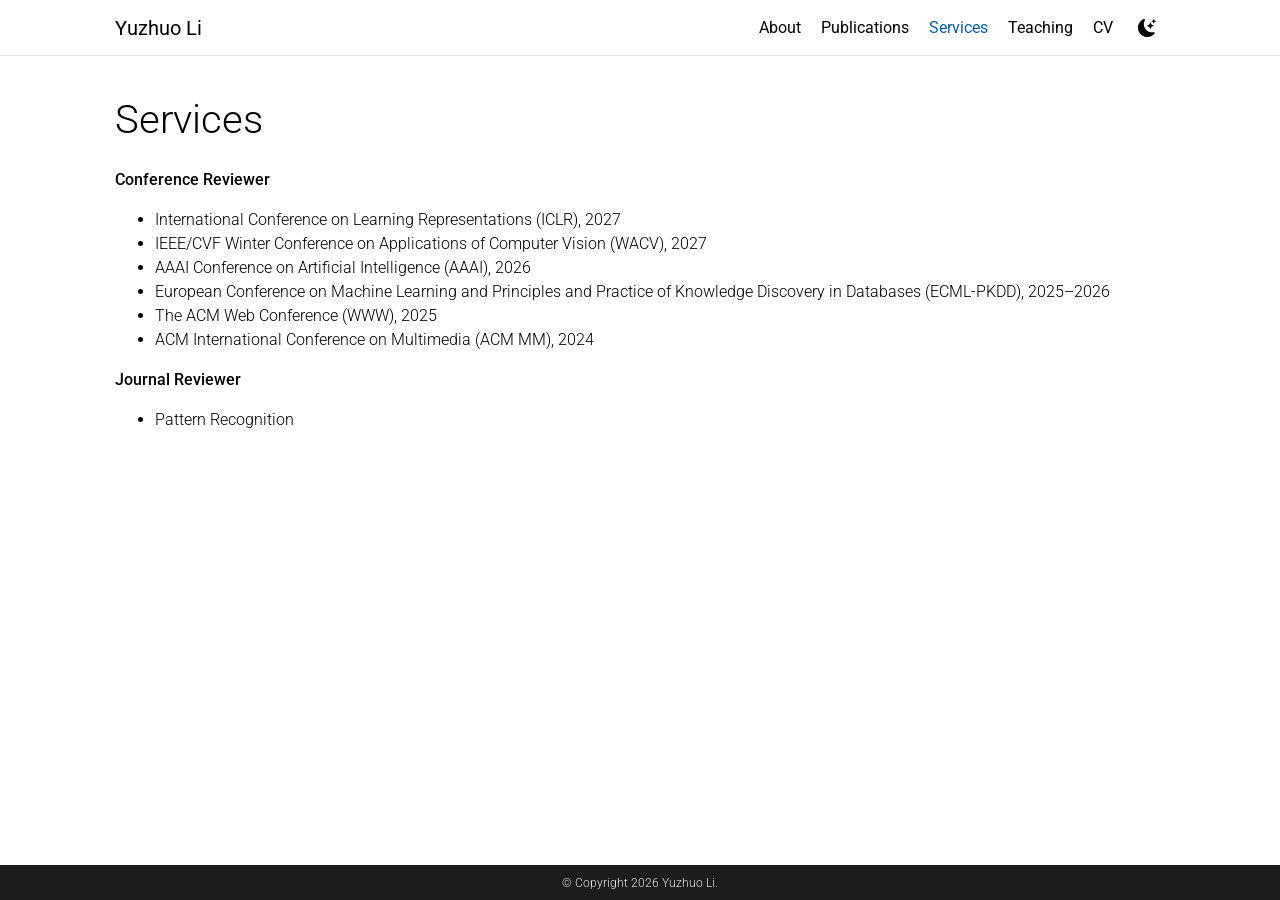
<file: services/index.html>
<!doctype html>
<html lang="en">
<head>
  <meta charset="utf-8">
  <meta name="viewport" content="width=device-width, initial-scale=1">
  <title>Services | Yuzhuo Li</title>
  <meta name="description" content="Academic service of Yuzhuo Li.">
  <link rel="canonical" href="https://jim-lyz1024.github.io/services/">
  <link rel="icon" href="/assets/img/favicon.svg" type="image/svg+xml">
  <link rel="apple-touch-icon" href="/assets/img/apple-touch-icon.png">
  <link rel="preconnect" href="https://fonts.googleapis.com">
  <link rel="preconnect" href="https://fonts.gstatic.com" crossorigin>
  <link rel="stylesheet" href="https://fonts.googleapis.com/css2?family=Roboto:ital,wght@0,300;0,400;0,500;0,700;1,300&display=swap">
  <link rel="stylesheet" href="/assets/css/style.css">
  <script>
    (function () {
      var t = null;
      try { t = localStorage.getItem('theme'); } catch (e) {}
      if (t !== 'light' && t !== 'dark') t = matchMedia('(prefers-color-scheme: dark)').matches ? 'dark' : 'light';
      document.documentElement.setAttribute('data-theme', t);
    })();
  </script>
</head>
<body>
  <header class="navbar">
    <div class="container">
      <a class="brand" href="/">Yuzhuo Li</a>
      <nav class="nav-links" id="nav-links" aria-label="Main">
        <a href="/">About</a>
        <a href="/publications/">Publications</a>
        <a href="/services/" aria-current="page">Services</a>
        <a href="/teaching/">Teaching</a>
        <a href="/cv/">CV</a>
        <button class="icon-btn theme-toggle" type="button" aria-label="Toggle dark mode" title="Toggle dark mode">
          <svg class="icon icon-moon" aria-hidden="true"><use href="/assets/icons.svg#i-moon"/></svg>
          <svg class="icon icon-sun" aria-hidden="true"><use href="/assets/icons.svg#i-sun"/></svg>
        </button>
      </nav>
      <button class="icon-btn nav-toggle" type="button" aria-label="Open menu" aria-expanded="false" aria-controls="nav-links">
        <svg class="icon" aria-hidden="true"><use href="/assets/icons.svg#i-menu"/></svg>
      </button>
    </div>
  </header>

  <main class="container">
    <header class="post-header">
      <h1 class="post-title">Services</h1>
    </header>

    <p><strong>Conference Reviewer</strong></p>
    <ul>
      <li>International Conference on Learning Representations (ICLR), 2027</li>
      <li>IEEE/CVF Winter Conference on Applications of Computer Vision (WACV), 2027</li>
      <li>AAAI Conference on Artificial Intelligence (AAAI), 2026</li>
      <li>European Conference on Machine Learning and Principles and Practice of Knowledge Discovery in Databases (ECML-PKDD), 2025–2026</li>
      <li>The ACM Web Conference (WWW), 2025</li>
      <li>ACM International Conference on Multimedia (ACM MM), 2024</li>
    </ul>

    <p><strong>Journal Reviewer</strong></p>
    <ul>
      <li>Pattern Recognition</li>
    </ul>
  </main>

  <footer class="footer">
    <div class="container">&copy; Copyright 2026 Yuzhuo Li.</div>
  </footer>

  <script src="/assets/js/main.js" defer></script>
</body>
</html>
</file>
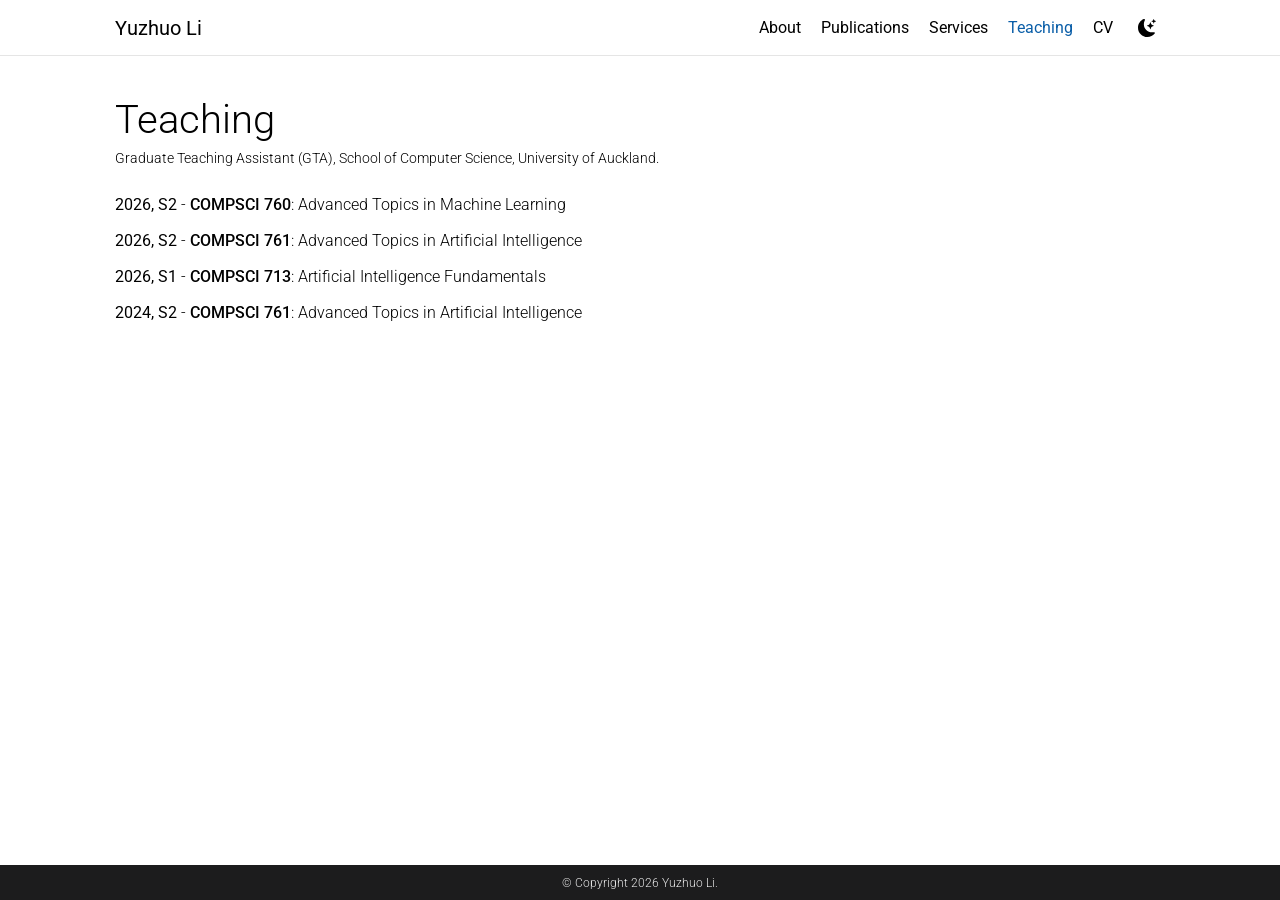
<file: teaching/index.html>
<!doctype html>
<html lang="en">
<head>
  <meta charset="utf-8">
  <meta name="viewport" content="width=device-width, initial-scale=1">
  <title>Teaching | Yuzhuo Li</title>
  <meta name="description" content="Teaching experience of Yuzhuo Li at the University of Auckland.">
  <link rel="canonical" href="https://jim-lyz1024.github.io/teaching/">
  <link rel="icon" href="/assets/img/favicon.svg" type="image/svg+xml">
  <link rel="apple-touch-icon" href="/assets/img/apple-touch-icon.png">
  <link rel="preconnect" href="https://fonts.googleapis.com">
  <link rel="preconnect" href="https://fonts.gstatic.com" crossorigin>
  <link rel="stylesheet" href="https://fonts.googleapis.com/css2?family=Roboto:ital,wght@0,300;0,400;0,500;0,700;1,300&display=swap">
  <link rel="stylesheet" href="/assets/css/style.css">
  <script>
    (function () {
      var t = null;
      try { t = localStorage.getItem('theme'); } catch (e) {}
      if (t !== 'light' && t !== 'dark') t = matchMedia('(prefers-color-scheme: dark)').matches ? 'dark' : 'light';
      document.documentElement.setAttribute('data-theme', t);
    })();
  </script>
</head>
<body>
  <header class="navbar">
    <div class="container">
      <a class="brand" href="/">Yuzhuo Li</a>
      <nav class="nav-links" id="nav-links" aria-label="Main">
        <a href="/">About</a>
        <a href="/publications/">Publications</a>
        <a href="/services/">Services</a>
        <a href="/teaching/" aria-current="page">Teaching</a>
        <a href="/cv/">CV</a>
        <button class="icon-btn theme-toggle" type="button" aria-label="Toggle dark mode" title="Toggle dark mode">
          <svg class="icon icon-moon" aria-hidden="true"><use href="/assets/icons.svg#i-moon"/></svg>
          <svg class="icon icon-sun" aria-hidden="true"><use href="/assets/icons.svg#i-sun"/></svg>
        </button>
      </nav>
      <button class="icon-btn nav-toggle" type="button" aria-label="Open menu" aria-expanded="false" aria-controls="nav-links">
        <svg class="icon" aria-hidden="true"><use href="/assets/icons.svg#i-menu"/></svg>
      </button>
    </div>
  </header>

  <main class="container">
    <header class="post-header">
      <h1 class="post-title">Teaching</h1>
      <p class="post-description">Graduate Teaching Assistant (GTA), School of Computer Science, University of Auckland.</p>
    </header>

    <!-- Newest first. S1/S2 = Semester One/Two. -->
    <ul class="plain-list">
      <li><span class="when">2026, S2</span> - <strong>COMPSCI 760</strong>: Advanced Topics in Machine Learning</li>
      <li><span class="when">2026, S2</span> - <strong>COMPSCI 761</strong>: Advanced Topics in Artificial Intelligence</li>
      <li><span class="when">2026, S1</span> - <strong>COMPSCI 713</strong>: Artificial Intelligence Fundamentals</li>
      <li><span class="when">2024, S2</span> - <strong>COMPSCI 761</strong>: Advanced Topics in Artificial Intelligence</li>
    </ul>
  </main>

  <footer class="footer">
    <div class="container">&copy; Copyright 2026 Yuzhuo Li.</div>
  </footer>

  <script src="/assets/js/main.js" defer></script>
</body>
</html>
</file>
<file: assets/css/style.css>
/* Homepage of Yuzhuo Li.
   Two schemes: light (white/black) and dark (#1c1c1d/#e8e8e8). The accent is University of Auckland blue.
   The theme is set on <html data-theme> by the inline script in each page's <head>. */

:root {
  --bg: #fff;
  --text: #000;
  --text-muted: #666;
  --accent: #0a5ea8;
  --accent-hover: #00467f;
  --tag-bg: #00467f;
  --divider: rgba(0, 0, 0, 0.1);
  --box-border: #ddd;
  --code-bg: #f5f7fa;
  --figure-bg: #fff;
  --footer-bg: #1c1c1d;
  --footer-text: #e8e8e8;
  --shadow: 0 2px 5px 0 rgba(0, 0, 0, 0.16), 0 2px 10px 0 rgba(0, 0, 0, 0.12);
  --scroll-thumb: #c1c1c1;
  --scroll-track: #f3f3f3;
  --nav-h: 56px;
  --footer-h: 35px;
  color-scheme: light;
}

html[data-theme="dark"] {
  --bg: #1c1c1d;
  --text: #e8e8e8;
  --text-muted: #a3a3a3;
  --accent: #6cb4ee;
  --accent-hover: #9ccdf5;
  --tag-bg: #1d5f99;
  --divider: #424246;
  --box-border: #424246;
  --code-bg: #26292d;
  --figure-bg: #f2f2f2;
  --footer-bg: #e8e8e8;
  --footer-text: #1c1c1d;
  --scroll-thumb: #55555a;
  --scroll-track: #26262a;
  color-scheme: dark;
}

/* Without JavaScript there is no data-theme attribute, so fall back to the system setting. */
@media (prefers-color-scheme: dark) {
  html:not([data-theme]) {
    --bg: #1c1c1d;
    --text: #e8e8e8;
    --text-muted: #a3a3a3;
    --accent: #6cb4ee;
    --accent-hover: #9ccdf5;
    --tag-bg: #1d5f99;
    --divider: #424246;
    --box-border: #424246;
    --code-bg: #26292d;
    --figure-bg: #f2f2f2;
    --footer-bg: #e8e8e8;
    --footer-text: #1c1c1d;
    --scroll-thumb: #55555a;
    --scroll-track: #26262a;
    color-scheme: dark;
  }
}

/* ---------- Base ---------- */

*, *::before, *::after { box-sizing: border-box; }

html {
  -webkit-text-size-adjust: 100%;
  text-size-adjust: 100%;
}

body {
  margin: 0;
  padding: calc(var(--nav-h) + 40px) 0 calc(var(--footer-h) + 48px);
  background: var(--bg);
  color: var(--text);
  font-family: "Roboto", -apple-system, "Segoe UI", "Helvetica Neue", Arial, sans-serif;
  font-size: 16px;
  font-weight: 300;
  line-height: 1.5;
  -webkit-font-smoothing: antialiased;
  transition: background-color 0.2s, color 0.2s;
}

a {
  color: var(--accent);
  text-decoration: none;
}

a:hover {
  color: var(--accent-hover);
  text-decoration: underline;
}

b, strong { font-weight: 500; }

:focus-visible {
  outline: 2px solid var(--accent);
  outline-offset: 2px;
}

.container {
  width: 100%;
  max-width: 1080px;
  margin: 0 auto;
  padding: 0 15px;
}

.sr-only {
  position: absolute;
  width: 1px;
  height: 1px;
  overflow: hidden;
  clip: rect(0 0 0 0);
  white-space: nowrap;
}

.icon {
  width: 1em;
  height: 1em;
  fill: currentColor;
  vertical-align: -0.125em;
}

/* ---------- Navigation bar ---------- */

.navbar {
  position: fixed;
  top: 0;
  left: 0;
  right: 0;
  z-index: 100;
  height: var(--nav-h);
  border-bottom: 1px solid var(--divider);
  background: var(--bg);
  transition: background-color 0.2s;
}

.navbar .container {
  display: flex;
  align-items: center;
  height: 100%;
}

.brand {
  margin-right: auto;
  font-size: 1.25rem;
  font-weight: 400;
  color: var(--text);
  white-space: nowrap;
}

.brand:hover {
  color: var(--text);
  text-decoration: none;
}

.nav-links {
  display: flex;
  align-items: center;
  margin-left: auto;
}

.nav-links a {
  padding: 8px 10px;
  font-weight: 400;
  color: var(--text);
}

.nav-links a:hover,
.nav-links a[aria-current="page"] {
  color: var(--accent);
  text-decoration: none;
}

.icon-btn {
  display: inline-grid;
  place-items: center;
  width: 36px;
  height: 36px;
  padding: 0;
  border: 0;
  border-radius: 4px;
  background: none;
  color: var(--text);
  font-size: 18px;
  cursor: pointer;
}

.icon-btn:hover { color: var(--accent); }

.theme-toggle { margin-left: 6px; }

.theme-toggle .icon-sun { display: none; }
html[data-theme="dark"] .theme-toggle .icon-sun { display: inline; }
html[data-theme="dark"] .theme-toggle .icon-moon { display: none; }

.nav-toggle { display: none; }

@media (max-width: 575.98px) {
  .nav-toggle {
    display: inline-grid;
    margin-left: 4px;
  }

  .nav-links {
    display: none;
    position: absolute;
    top: var(--nav-h);
    left: 0;
    right: 0;
    flex-direction: column;
    align-items: stretch;
    padding: 6px 15px 12px;
    border-bottom: 1px solid var(--divider);
    background: var(--bg);
  }

  .navbar.nav-open .nav-links { display: flex; }

  .nav-links a { padding: 10px 0; }

  .theme-toggle { margin: 4px 0 0 -8px; }
}

/* ---------- Page headers ---------- */

.post-header { margin-bottom: 24px; }

.post-title {
  margin: 0;
  font-size: 2.5rem;
  font-weight: 300;
  line-height: 1.2;
}

.post-description {
  margin: 4px 0 0;
  font-size: 0.875rem;
}

.desc { margin: 8px 0 0; }

h2 {
  margin: 40px 0 16px;
  font-size: 2rem;
  font-weight: 300;
  line-height: 1.2;
}

h2 a,
h2 a:hover { color: inherit; }

h2 .full-list {
  margin-left: 8px;
  font-size: 0.6em;
  color: var(--accent);
}

h2 .full-list:hover { color: var(--accent-hover); }

/* ---------- About ---------- */

.profile {
  float: right;
  width: 22%;
  max-width: 225px;
  margin: 4px 0 16px 32px;
}

.profile img {
  display: block;
  width: 100%;
  height: auto;
  border-radius: 50%;
  box-shadow: var(--shadow);
}

.bio p { margin: 0 0 16px; }

.bio ul {
  margin: 0 0 16px;
  padding-left: 1.4em;
}

.bio li { margin-bottom: 2px; }

.clearfix::after {
  content: "";
  display: table;
  clear: both;
}

.social {
  display: flex;
  flex-wrap: wrap;
  justify-content: center;
  gap: 8px 28px;
  margin: 28px 0 0;
  padding: 0;
  list-style: none;
  font-size: 2.1rem;
}

.social a {
  display: block;
  color: var(--text);
  line-height: 1;
}

.social a:hover { color: var(--accent); }

/* ---------- Scrolling boxes (News, Papers) ---------- */

.scroll-box {
  overflow-y: auto;
  scrollbar-gutter: stable;
}

.scroll-box::-webkit-scrollbar { width: 10px; }
.scroll-box::-webkit-scrollbar-track { background: var(--scroll-track); }

.scroll-box::-webkit-scrollbar-thumb {
  border: 2px solid var(--scroll-track);
  border-radius: 6px;
  background: var(--scroll-thumb);
}

/* Firefox has no ::-webkit-scrollbar; give it the standard properties instead. */
@supports not selector(::-webkit-scrollbar) {
  .scroll-box { scrollbar-color: var(--scroll-thumb) var(--scroll-track); }
}

.news-box { max-height: 300px; }

.news table {
  width: 100%;
  border-collapse: collapse;
}

.news th,
.news td {
  padding: 9px 5px;
  vertical-align: top;
  text-align: left;
}

.news th {
  width: 12%;
  min-width: 92px;
  font-weight: 300;
  white-space: nowrap;
}

/* Short enough that the list scrolls (with its bar on the right) even while there are only a few papers. */
.papers-box {
  max-height: 420px;
  margin-top: 15px;
  padding: 14px 14px 0;
  border: 1px solid var(--box-border);
}

/* ---------- Publication entries ---------- */

.pubs {
  margin: 0;
  padding: 0;
  list-style: none;
}

.pub {
  display: flex;
  align-items: flex-start;
  gap: 24px;
  margin-bottom: 22px;
}

.pub-fig {
  flex: none;
  display: grid;
  place-items: center;
  width: 180px;
  height: 100px;
  padding: 6px;
  border: 1px solid var(--box-border);
  border-radius: 4px;
  background: var(--figure-bg);
  cursor: zoom-in;
}

.pub-fig img {
  display: block;
  max-width: 100%;
  max-height: 100%;
  width: auto;
  height: auto;
}

.pub-body {
  flex: 1;
  min-width: 0;
}

.pub-title { font-weight: 500; }

.venue-tag {
  display: inline-block;
  margin-right: 8px;
  padding: 0 6px;
  border-radius: 3px;
  background: var(--tag-bg);
  color: #fff;
  font-size: 12px;
  font-weight: 500;
  line-height: 20px;
  vertical-align: 1px;
  white-space: nowrap;
}

.pub-authors .me { font-weight: 500; }

.pub-venue { color: var(--text-muted); }

.pub-links {
  display: flex;
  flex-wrap: wrap;
  margin: 4px 0 0;
  padding: 0;
  list-style: none;
}

/* The separator trails each item, so a wrapped row never starts with a slash. */
.pub-links li:not(:last-child)::after {
  content: "/";
  margin: 0 0.5em;
  color: var(--text-muted);
}

.link-btn {
  padding: 0;
  border: 0;
  background: none;
  color: var(--accent);
  font: inherit;
  cursor: pointer;
}

.link-btn:hover,
.link-btn[aria-expanded="true"] {
  color: var(--accent-hover);
  text-decoration: underline;
}

.abstract,
.bibtex { margin-top: 10px; }

.abstract p {
  margin: 0;
  padding: 8px 12px;
  border-left: 3px solid var(--box-border);
  font-size: 0.95rem;
}

.bibtex { position: relative; }

.bibtex pre {
  margin: 0;
  padding: 10px 12px;
  overflow-x: auto;
  border-radius: 4px;
  background: var(--code-bg);
  font: 0.78rem/1.55 ui-monospace, "Cascadia Mono", SFMono-Regular, Menlo, Consolas, monospace;
  white-space: pre;
}

.copy {
  position: absolute;
  top: 6px;
  right: 6px;
  padding: 1px 8px;
  border: 1px solid var(--box-border);
  border-radius: 3px;
  background: var(--bg);
  color: var(--text-muted);
  font: 400 0.72rem "Roboto", sans-serif;
  cursor: pointer;
}

.copy:hover { color: var(--text); }

/* Year headings on the full list */
h2.year {
  margin: 36px 0 18px;
  padding-bottom: 6px;
  border-bottom: 1px solid var(--divider);
  font-size: 1.5rem;
  font-weight: 400;
}

.post-header + h2.year { margin-top: 8px; }

@media (max-width: 575.98px) {
  .pub {
    flex-direction: column;
    gap: 10px;
  }

  .pub-fig {
    width: 100%;
    max-width: 320px;
    height: 150px;
  }
}

/* ---------- Simple lists: Services, Teaching ---------- */

.plain-list {
  margin: 0;
  padding: 0;
  list-style: none;
}

.plain-list li { margin-bottom: 12px; }

.plain-list .when { font-weight: 400; }

/* ---------- CV ---------- */

.cv-item { margin-bottom: 20px; }

.cv-head {
  display: flex;
  flex-wrap: wrap;
  justify-content: space-between;
  gap: 0 16px;
}

.cv-title { font-weight: 500; }

.cv-date {
  color: var(--text-muted);
  white-space: nowrap;
}

.cv-sub { color: var(--text-muted); }

.cv-item ul {
  margin: 4px 0 0;
  padding-left: 1.3em;
}

/* ---------- Footer ---------- */

.footer {
  position: fixed;
  bottom: 0;
  left: 0;
  right: 0;
  z-index: 100;
  display: flex;
  align-items: center;
  height: var(--footer-h);
  background: var(--footer-bg);
  color: var(--footer-text);
  font-size: 12px;
  text-align: center;
}

.footer a { color: inherit; }

/* ---------- Figure zoom ---------- */

.zoom-overlay {
  position: fixed;
  inset: 0;
  z-index: 200;
  display: grid;
  place-items: center;
  padding: 24px;
  background: rgba(0, 0, 0, 0.8);
  cursor: zoom-out;
}

.zoom-overlay[hidden] { display: none; }

.zoom-overlay img {
  max-width: min(1400px, 100%);
  max-height: 100%;
  border-radius: 4px;
  background: #fff;
}

/* ---------- Small screens ---------- */

@media (max-width: 767.98px) {
  body { padding-top: calc(var(--nav-h) + 24px); }

  .post-title { font-size: 2.1rem; }

  .profile {
    float: none;
    width: 160px;
    margin: 0 auto 24px;
  }

  h2 { font-size: 1.75rem; }

  .news th { width: auto; }
}

@media (prefers-reduced-motion: reduce) {
  body, .navbar { transition: none; }
}

@media print {
  .navbar, .footer, .pub-links, .theme-toggle, .zoom-overlay { display: none !important; }

  body { padding: 0; }

  .scroll-box {
    max-height: none;
    overflow: visible;
  }
}
</file>
